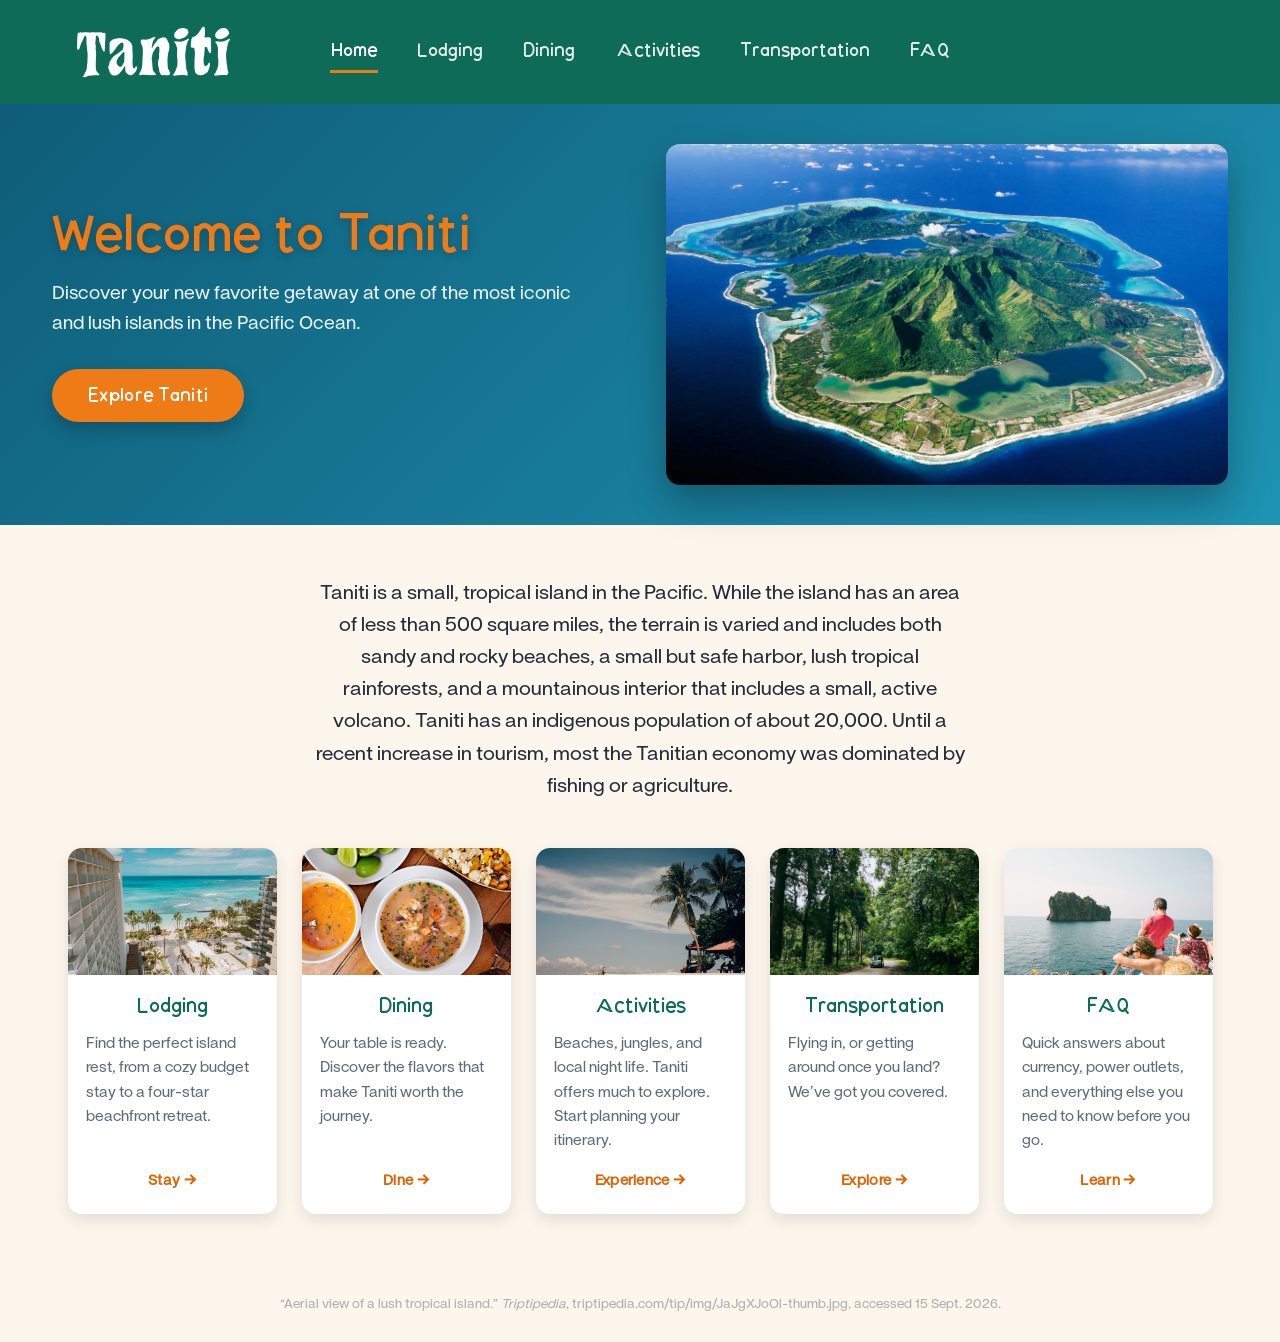
<file: index.html>
<!DOCTYPE html>
<html lang="en">
<head>
  <meta charset="UTF-8">
  <meta name="viewport" content="width=device-width, initial-scale=1">
  <title>Taniti — Find Your Paradise</title>
  <meta name="description" content="Taniti is a small, tropical island in the Pacific. Plan your visit: lodging, dining, activities, transportation and frequently requested information.">
  <link rel="stylesheet" href="styles.css">
</head>
<body>

  <header class="nav">
    <a class="brand" href="index.html"><img src="assets/taniti_logo.png" alt="Taniti"></a>
    <nav aria-label="Primary">
      <ul class="nav-links">
        <li><a class="active" href="index.html" aria-current="page">Home</a></li>
        <li><a href="lodging.html">Lodging</a></li>
        <li><a href="dining.html">Dining</a></li>
        <li><a href="activities.html">Activities</a></li>
        <li><a href="transportation.html">Transportation</a></li>
        <li><a href="faq.html">FAQ</a></li>
      </ul>
    </nav>
    <span class="nav-spacer" aria-hidden="true"></span>
  </header>

  <main>
    <section class="hero">
      <div class="hero-inner">
        <div>
          <h1>Welcome to Taniti</h1>
          <p>Discover your new favorite getaway at one of the most iconic and lush islands in the Pacific Ocean.</p>
          <a class="btn-cta" href="activities.html">Explore Taniti</a>
        </div>
        <img src="assets/hero.jpg" alt="Aerial view of a lush tropical island">
      </div>
    </section>

    <section class="intro type-md">
      <p>Taniti is a small, tropical island in the Pacific. While the island has an area of less than 500 square miles, the terrain is varied and includes both sandy and rocky beaches, a small but safe harbor, lush tropical rainforests, and a mountainous interior that includes a small, active volcano. Taniti has an indigenous population of about 20,000. Until a recent increase in tourism, most the Tanitian economy was dominated by fishing or agriculture.</p>
    </section>

    <section class="cards" aria-label="Explore Taniti">

      <article class="card">
        <img src="assets/lodging1-pexels-jess-vide-4602221.jpg" alt="Beachfront high-rises over a palm-lined shore">
        <div class="card-body">
          <h3>Lodging</h3>
          <p>Find the perfect island rest, from a cozy budget stay to a four-star beachfront retreat.</p>
          <a class="more" href="lodging.html">Stay &rarr;</a>
        </div>
      </article>

      <article class="card">
        <img src="assets/dining1-pexels-davegarcia-38920598.jpg" alt="Bowl of seafood soup with limes on a wooden table">
        <div class="card-body">
          <h3>Dining</h3>
          <p>Your table is ready. Discover the flavors that make Taniti worth the journey.</p>
          <a class="more" href="dining.html">Dine &rarr;</a>
        </div>
      </article>

      <article class="card">
        <img src="assets/activities1-pexels-alexisricardoalaurin-14570522.jpg" alt="Palm trees swaying on a white-sand beach">
        <div class="card-body">
          <h3>Activities</h3>
          <p>Beaches, jungles, and local night life. Taniti offers much to explore. Start planning your itinerary.</p>
          <a class="more" href="activities.html">Experience &rarr;</a>
        </div>
      </article>

      <article class="card">
        <img src="assets/transportation1-pexels-srijandas1998-33468137.jpg" alt="A car driving a road through dense rainforest">
        <div class="card-body">
          <h3>Transportation</h3>
          <p>Flying in, or getting around once you land? We&rsquo;ve got you covered.</p>
          <a class="more" href="transportation.html">Explore &rarr;</a>
        </div>
      </article>

      <article class="card">
        <img src="assets/faq1-pexels-tranmautritam-90506.jpg" alt="Passengers aboard a tour boat looking out at a rocky islet">
        <div class="card-body">
          <h3>FAQ</h3>
          <p>Quick answers about currency, power outlets, and everything else you need to know before you go.</p>
          <a class="more" href="faq.html">Learn &rarr;</a>
        </div>
      </article>

    </section>
  </main>

  <footer class="site-foot">
    <p>“Aerial view of a lush tropical island.” <em>Triptipedia</em>, triptipedia.com/tip/img/JaJgXJoOl-thumb.jpg, accessed 15 Sept. 2026.</p>
  </footer>

</body>
</html>
</file>
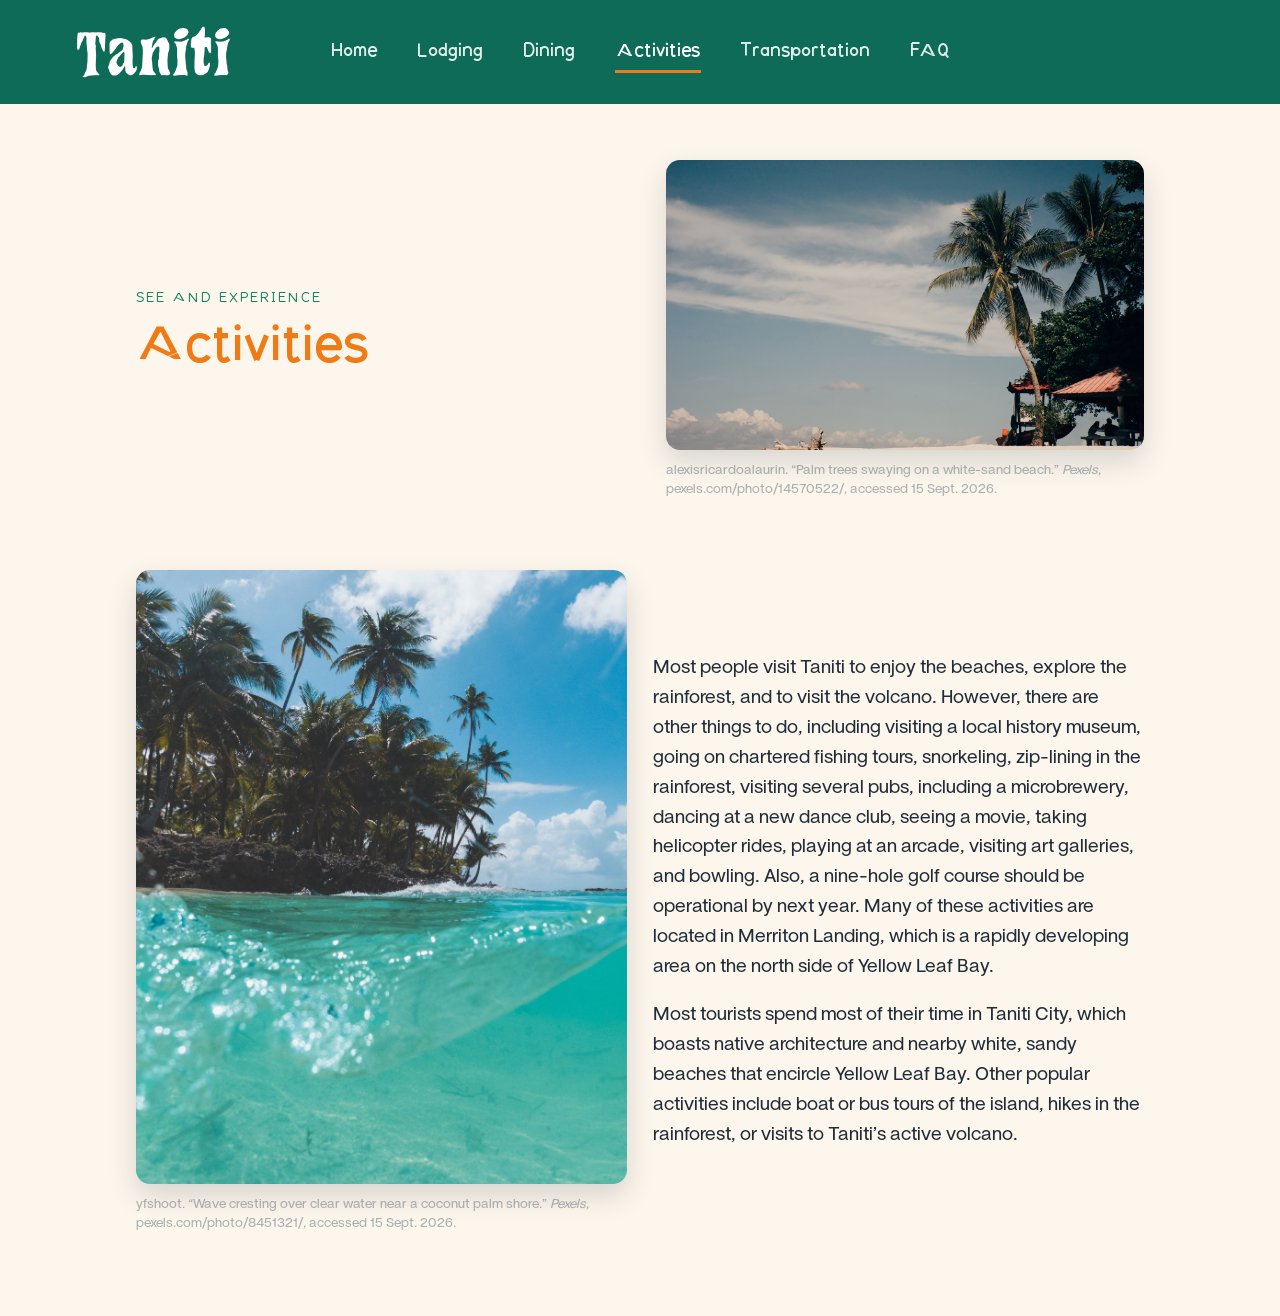
<file: activities.html>
<!DOCTYPE html>
<html lang="en">
<head>
  <meta charset="UTF-8">
  <meta name="viewport" content="width=device-width, initial-scale=1">
  <title>Activities — Taniti</title>
  <meta name="description" content="Things to do on Taniti: beaches, rainforest, volcano, museum, fishing tours, snorkeling, zip-lining, golf and more.">
  <link rel="stylesheet" href="styles.css">
</head>
<body>

  <header class="nav">
    <a class="brand" href="index.html"><img src="assets/taniti_logo.png" alt="Taniti"></a>
    <nav aria-label="Primary">
      <ul class="nav-links">
        <li><a href="index.html">Home</a></li>
        <li><a href="lodging.html">Lodging</a></li>
        <li><a href="dining.html">Dining</a></li>
        <li><a class="active" href="activities.html" aria-current="page">Activities</a></li>
        <li><a href="transportation.html">Transportation</a></li>
        <li><a href="faq.html">FAQ</a></li>
      </ul>
    </nav>
    <span class="nav-spacer" aria-hidden="true"></span>
  </header>

  <main class="page">
    <div class="page-head">
      <div>
        <span class="eyebrow">See and Experience</span>
        <h1>Activities</h1>
      </div>
      <figure class="img-fig">
        <img src="assets/activities1-pexels-alexisricardoalaurin-14570522.jpg" alt="Palm trees swaying on a white-sand beach">
        <figcaption>alexisricardoalaurin. “Palm trees swaying on a white-sand beach.” <em>Pexels</em>, pexels.com/photo/14570522/, accessed 15 Sept. 2026.</figcaption>
      </figure>
    </div>

    <div class="page-body">
      <figure class="img-fig img-fig--tall">
        <img src="assets/activities2-pexels-yfshoot-8451321.jpg" alt="Wave cresting over clear water near a coconut palm shore">
        <figcaption>yfshoot. “Wave cresting over clear water near a coconut palm shore.” <em>Pexels</em>, pexels.com/photo/8451321/, accessed 15 Sept. 2026.</figcaption>
      </figure>
      <div class="prose type-s">
        <p>Most people visit Taniti to enjoy the beaches, explore the rainforest, and to visit the volcano. However, there are other things to do, including visiting a local history museum, going on chartered fishing tours, snorkeling, zip-lining in the rainforest, visiting several pubs, including a microbrewery, dancing at a new dance club, seeing a movie, taking helicopter rides, playing at an arcade, visiting art galleries, and bowling. Also, a nine-hole golf course should be operational by next year. Many of these activities are located in Merriton Landing, which is a rapidly developing area on the north side of Yellow Leaf Bay.</p>
        <p>Most tourists spend most of their time in Taniti City, which boasts native architecture and nearby white, sandy beaches that encircle Yellow Leaf Bay. Other popular activities include boat or bus tours of the island, hikes in the rainforest, or visits to Taniti&rsquo;s active volcano.</p>
      </div>
    </div>
  </main>

</body>
</html>
</file>
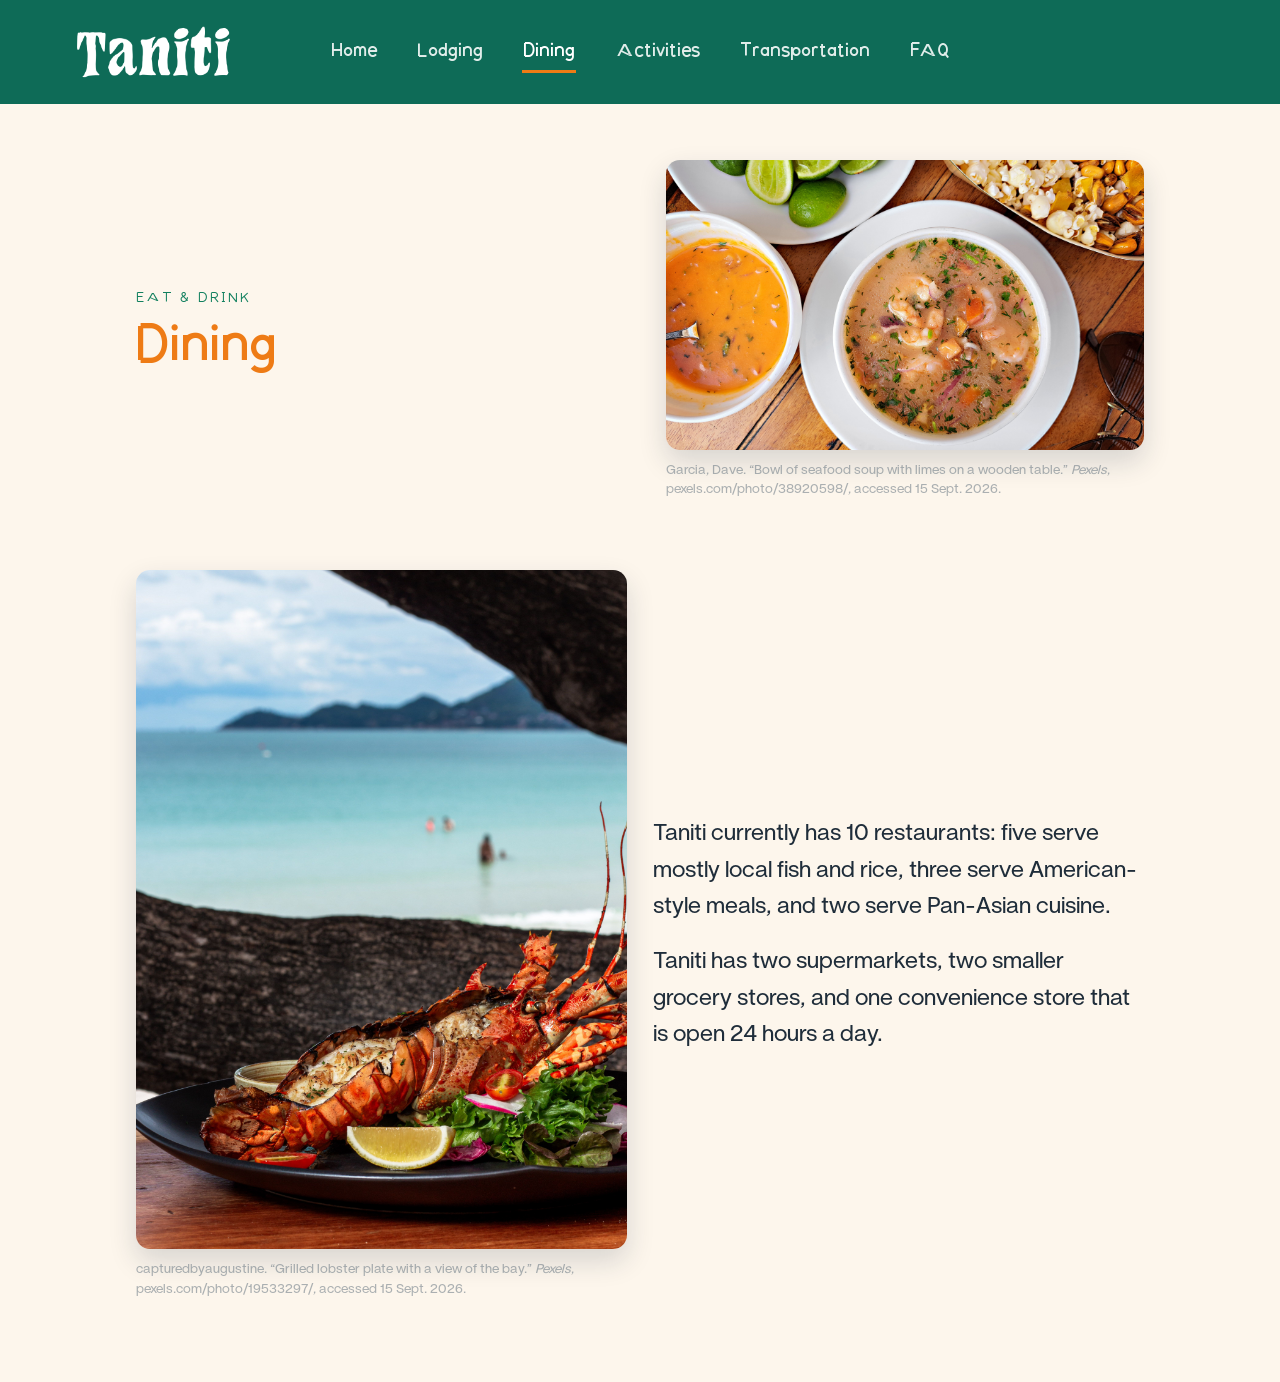
<file: dining.html>
<!DOCTYPE html>
<html lang="en">
<head>
  <meta charset="UTF-8">
  <meta name="viewport" content="width=device-width, initial-scale=1">
  <title>Dining — Taniti</title>
  <meta name="description" content="Dining on Taniti: ten restaurants, two supermarkets, two smaller grocery stores and a 24-hour convenience store.">
  <link rel="stylesheet" href="styles.css">
</head>
<body>

  <header class="nav">
    <a class="brand" href="index.html"><img src="assets/taniti_logo.png" alt="Taniti"></a>
    <nav aria-label="Primary">
      <ul class="nav-links">
        <li><a href="index.html">Home</a></li>
        <li><a href="lodging.html">Lodging</a></li>
        <li><a class="active" href="dining.html" aria-current="page">Dining</a></li>
        <li><a href="activities.html">Activities</a></li>
        <li><a href="transportation.html">Transportation</a></li>
        <li><a href="faq.html">FAQ</a></li>
      </ul>
    </nav>
    <span class="nav-spacer" aria-hidden="true"></span>
  </header>

  <main class="page">
    <div class="page-head">
      <div>
        <span class="eyebrow">Eat &amp; Drink</span>
        <h1>Dining</h1>
      </div>
      <figure class="img-fig">
        <img src="assets/dining1-pexels-davegarcia-38920598.jpg" alt="Bowl of seafood soup with limes on a wooden table">
        <figcaption>Garcia, Dave. “Bowl of seafood soup with limes on a wooden table.” <em>Pexels</em>, pexels.com/photo/38920598/, accessed 15 Sept. 2026.</figcaption>
      </figure>
    </div>

    <div class="page-body">
      <figure class="img-fig img-fig--tall">
        <img src="assets/dining2-pexels-capturedbyaugustine-19533297.jpg" alt="Grilled lobster plate with a view of the bay">
        <figcaption>capturedbyaugustine. “Grilled lobster plate with a view of the bay.” <em>Pexels</em>, pexels.com/photo/19533297/, accessed 15 Sept. 2026.</figcaption>
      </figure>
      <div class="prose type-xl">
        <p>Taniti currently has 10 restaurants: five serve mostly local fish and rice, three serve American-style meals, and two serve Pan-Asian cuisine.</p>
        <p>Taniti has two supermarkets, two smaller grocery stores, and one convenience store that is open 24 hours a day.</p>
      </div>
    </div>
  </main>

</body>
</html>
</file>
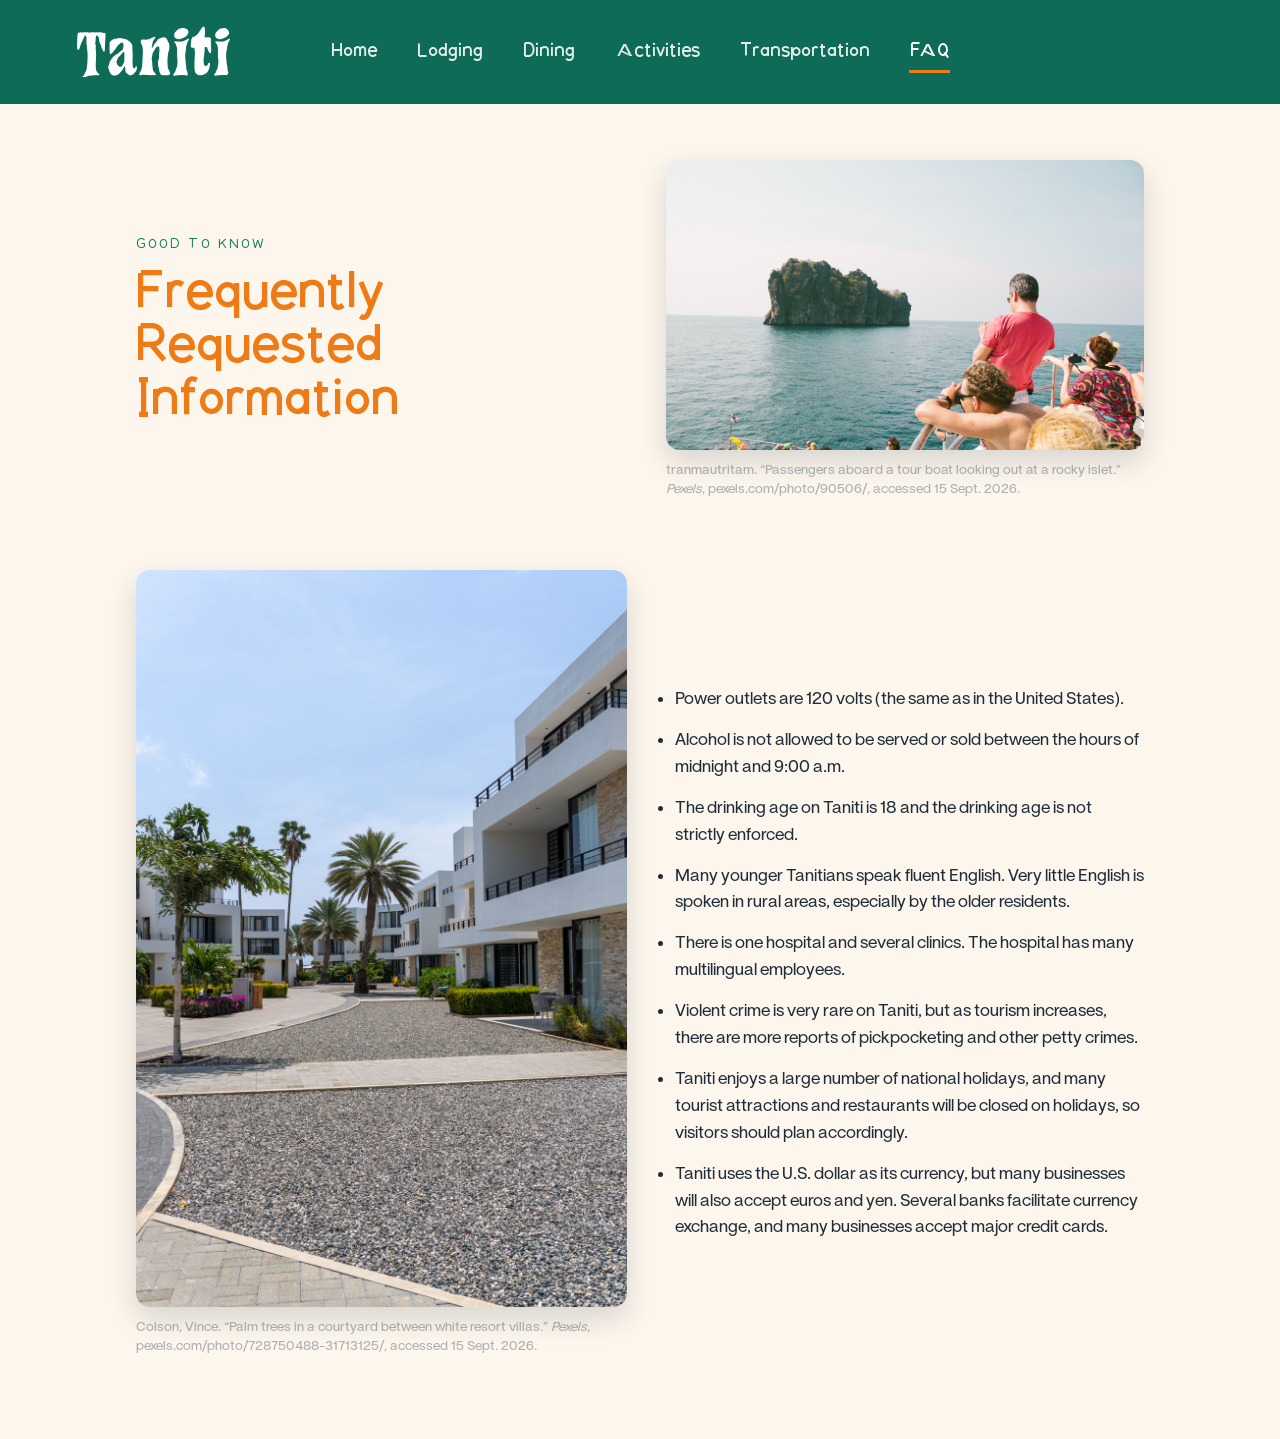
<file: faq.html>
<!DOCTYPE html>
<html lang="en">
<head>
  <meta charset="UTF-8">
  <meta name="viewport" content="width=device-width, initial-scale=1">
  <title>Frequently Requested Information — Taniti</title>
  <meta name="description" content="Frequently requested information for visitors to Taniti: power outlets, drinking age, language, hospitals, safety, holidays and currency.">
  <link rel="stylesheet" href="styles.css">
</head>
<body>

  <header class="nav">
    <a class="brand" href="index.html"><img src="assets/taniti_logo.png" alt="Taniti"></a>
    <nav aria-label="Primary">
      <ul class="nav-links">
        <li><a href="index.html">Home</a></li>
        <li><a href="lodging.html">Lodging</a></li>
        <li><a href="dining.html">Dining</a></li>
        <li><a href="activities.html">Activities</a></li>
        <li><a href="transportation.html">Transportation</a></li>
        <li><a class="active" href="faq.html" aria-current="page">FAQ</a></li>
      </ul>
    </nav>
    <span class="nav-spacer" aria-hidden="true"></span>
  </header>

  <main class="page">
    <div class="page-head">
      <div>
        <span class="eyebrow">Good to Know</span>
        <h1>Frequently Requested Information</h1>
      </div>
      <figure class="img-fig">
        <img src="assets/faq1-pexels-tranmautritam-90506.jpg" alt="Passengers aboard a tour boat looking out at a rocky islet">
        <figcaption>tranmautritam. “Passengers aboard a tour boat looking out at a rocky islet.” <em>Pexels</em>, pexels.com/photo/90506/, accessed 15 Sept. 2026.</figcaption>
      </figure>
    </div>

    <div class="page-body">
      <figure class="img-fig img-fig--tall">
        <img src="assets/faq2-pexels-vince-colson-728750488-31713125.jpg" alt="Palm trees in a courtyard between white resort villas">
        <figcaption>Colson, Vince. “Palm trees in a courtyard between white resort villas.” <em>Pexels</em>, pexels.com/photo/728750488-31713125/, accessed 15 Sept. 2026.</figcaption>
      </figure>
      <div class="prose">
        <ul class="faq-list">
          <li>Power outlets are 120 volts (the same as in the United States).</li>
          <li>Alcohol is not allowed to be served or sold between the hours of midnight and 9:00 a.m.</li>
          <li>The drinking age on Taniti is 18 and the drinking age is not strictly enforced.</li>
          <li>Many younger Tanitians speak fluent English. Very little English is spoken in rural areas, especially by the older residents.</li>
          <li>There is one hospital and several clinics. The hospital has many multilingual employees.</li>
          <li>Violent crime is very rare on Taniti, but as tourism increases, there are more reports of pickpocketing and other petty crimes.</li>
          <li>Taniti enjoys a large number of national holidays, and many tourist attractions and restaurants will be closed on holidays, so visitors should plan accordingly.</li>
          <li>Taniti uses the U.S. dollar as its currency, but many businesses will also accept euros and yen. Several banks facilitate currency exchange, and many businesses accept major credit cards.</li>
        </ul>
      </div>
    </div>
  </main>

</body>
</html>
</file>
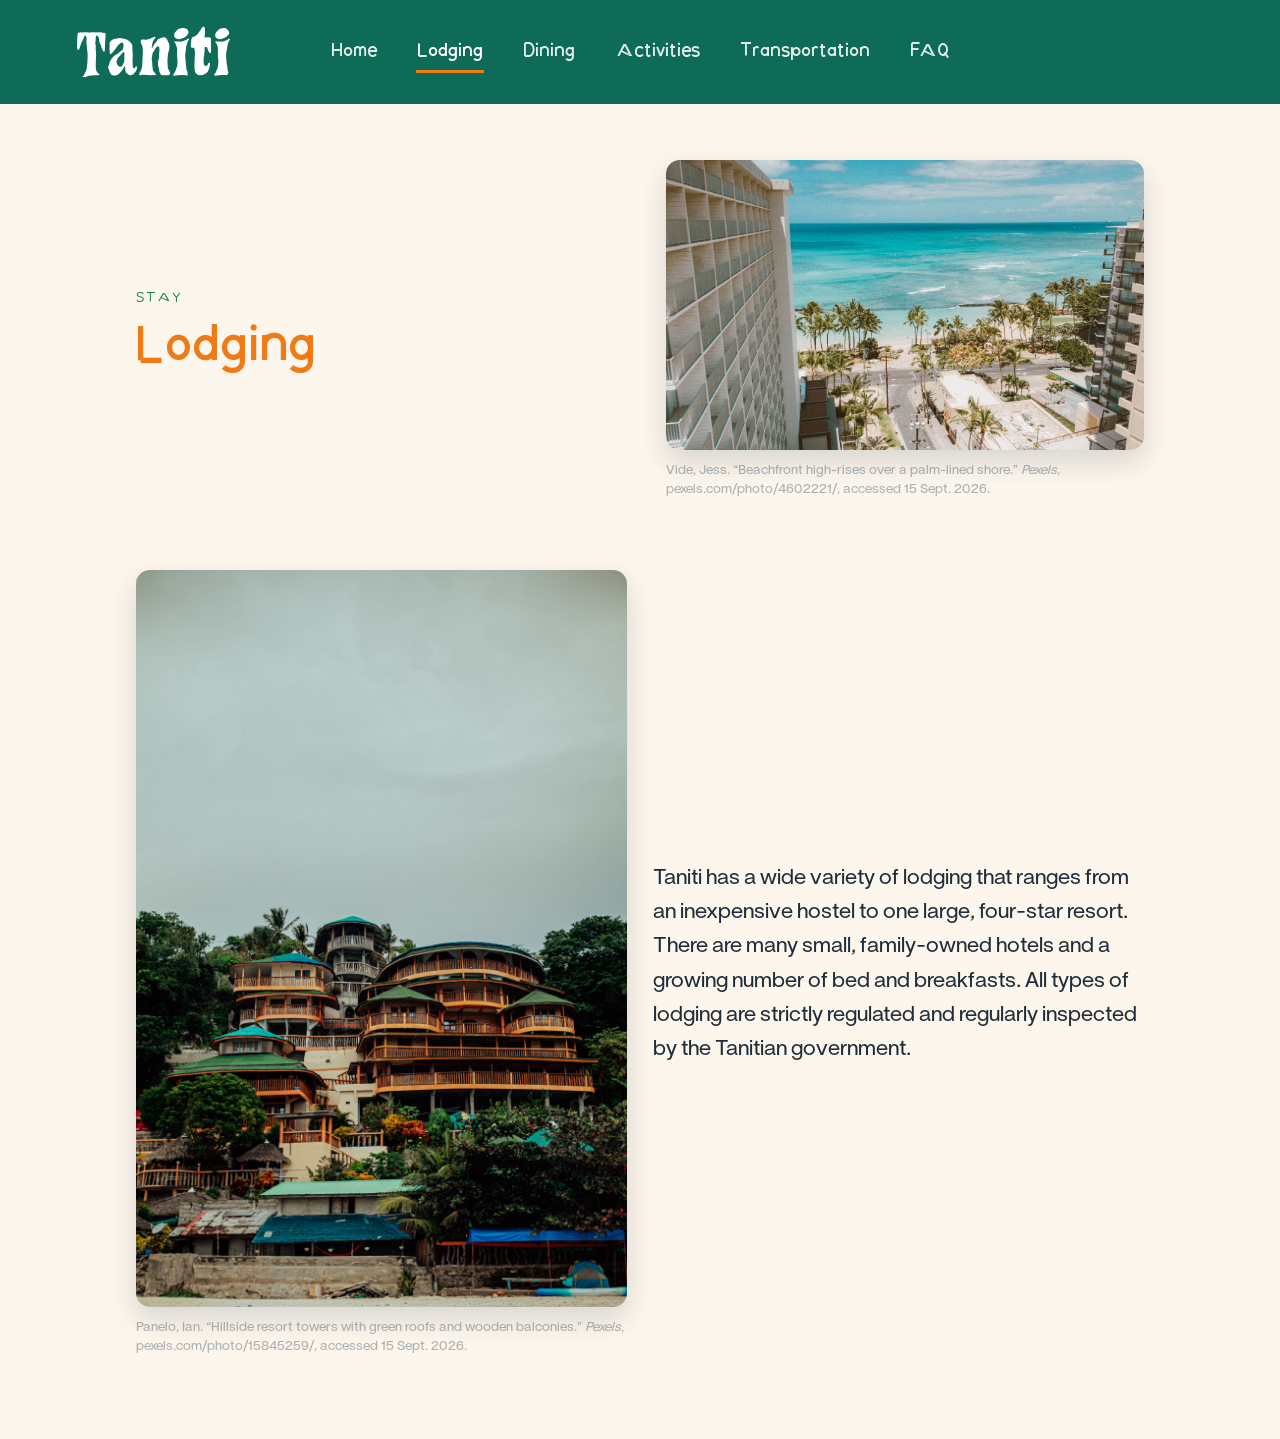
<file: lodging.html>
<!DOCTYPE html>
<html lang="en">
<head>
  <meta charset="UTF-8">
  <meta name="viewport" content="width=device-width, initial-scale=1">
  <title>Lodging — Taniti</title>
  <meta name="description" content="Taniti lodging: from an inexpensive hostel to one large, four-star resort, plus family-owned hotels and bed and breakfasts.">
  <link rel="stylesheet" href="styles.css">
</head>
<body>

  <header class="nav">
    <a class="brand" href="index.html"><img src="assets/taniti_logo.png" alt="Taniti"></a>
    <nav aria-label="Primary">
      <ul class="nav-links">
        <li><a href="index.html">Home</a></li>
        <li><a class="active" href="lodging.html" aria-current="page">Lodging</a></li>
        <li><a href="dining.html">Dining</a></li>
        <li><a href="activities.html">Activities</a></li>
        <li><a href="transportation.html">Transportation</a></li>
        <li><a href="faq.html">FAQ</a></li>
      </ul>
    </nav>
    <span class="nav-spacer" aria-hidden="true"></span>
  </header>

  <main class="page">
    <div class="page-head">
      <div>
        <span class="eyebrow">Stay</span>
        <h1>Lodging</h1>
      </div>
      <figure class="img-fig">
        <img src="assets/lodging1-pexels-jess-vide-4602221.jpg" alt="Beachfront high-rises over a palm-lined shore">
        <figcaption>Vide, Jess. “Beachfront high-rises over a palm-lined shore.” <em>Pexels</em>, pexels.com/photo/4602221/, accessed 15 Sept. 2026.</figcaption>
      </figure>
    </div>

    <div class="page-body">
      <figure class="img-fig img-fig--tall">
        <img src="assets/lodging2-pexels-ian-panelo-15845259.jpg" alt="Hillside resort towers with green roofs and wooden balconies">
        <figcaption>Panelo, Ian. “Hillside resort towers with green roofs and wooden balconies.” <em>Pexels</em>, pexels.com/photo/15845259/, accessed 15 Sept. 2026.</figcaption>
      </figure>
      <div class="prose type-lg">
        <p>Taniti has a wide variety of lodging that ranges from an inexpensive hostel to one large, four-star resort. There are many small, family-owned hotels and a growing number of bed and breakfasts. All types of lodging are strictly regulated and regularly inspected by the Tanitian government.</p>
      </div>
    </div>
  </main>

</body>
</html>
</file>
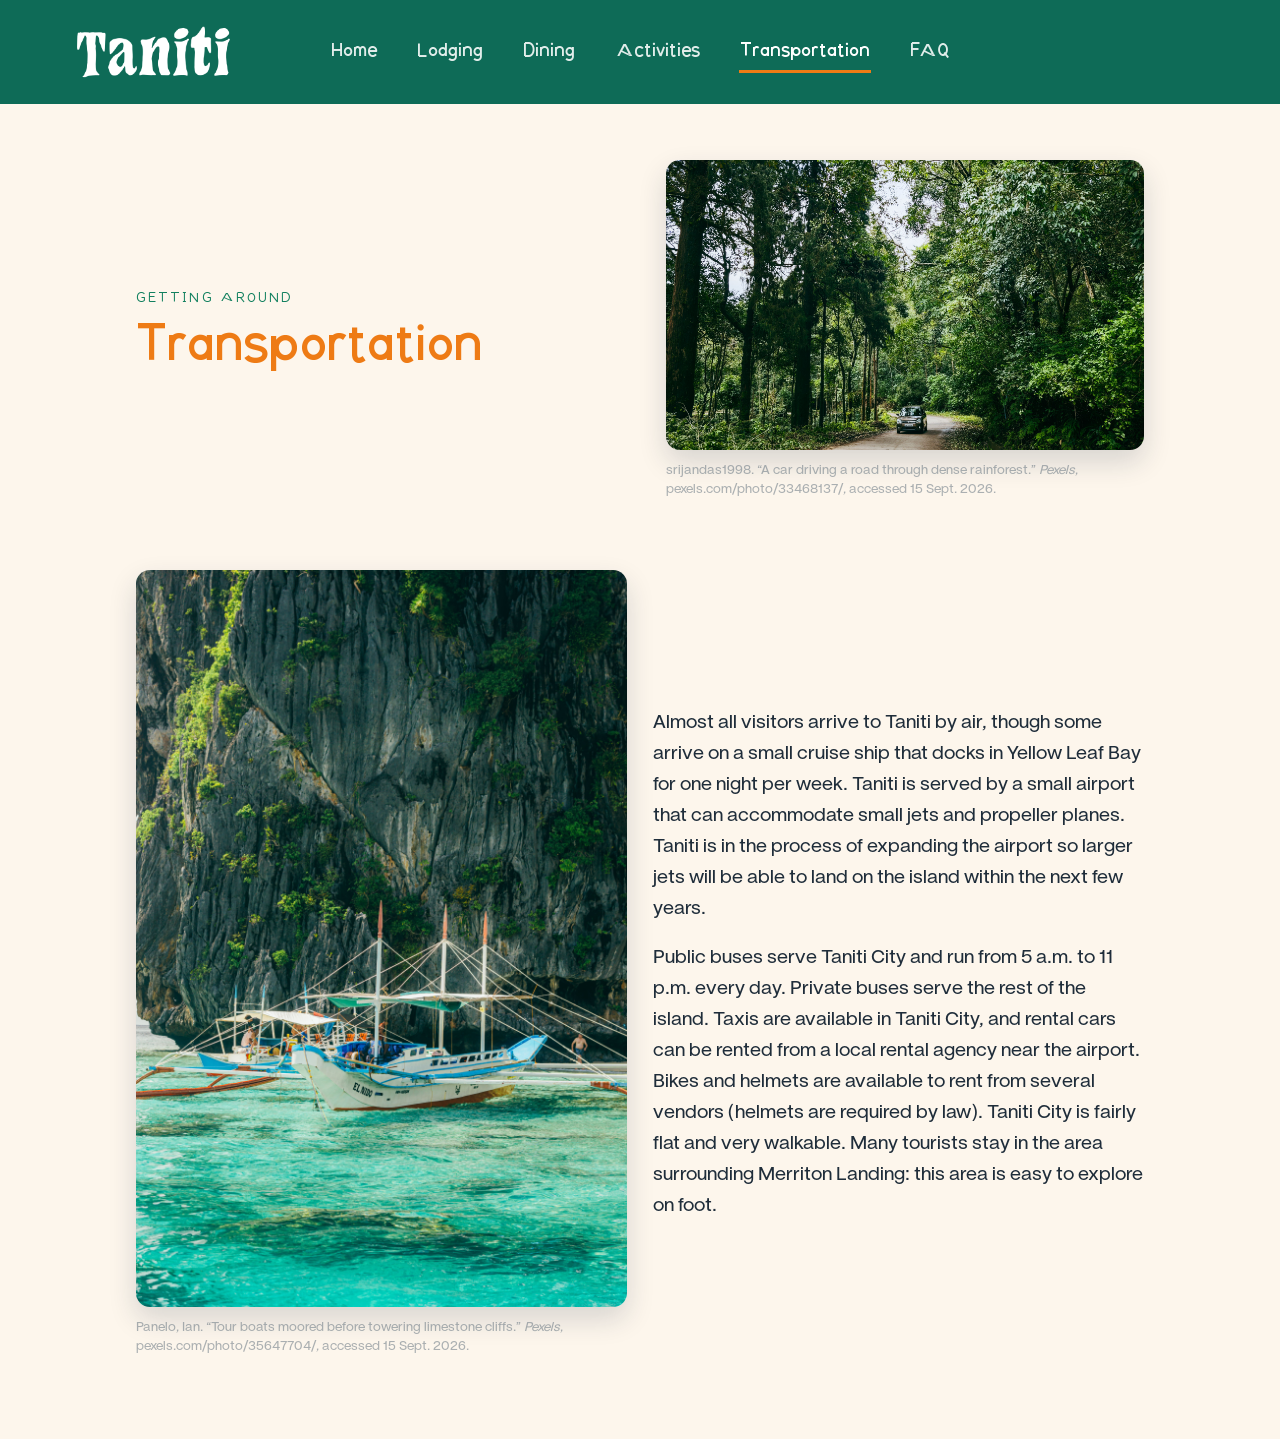
<file: transportation.html>
<!DOCTYPE html>
<html lang="en">
<head>
  <meta charset="UTF-8">
  <meta name="viewport" content="width=device-width, initial-scale=1">
  <title>Transportation — Taniti</title>
  <meta name="description" content="Getting to and around Taniti: air travel, cruise ship arrivals, public and private buses, taxis, rental cars and bikes.">
  <link rel="stylesheet" href="styles.css">
</head>
<body>

  <header class="nav">
    <a class="brand" href="index.html"><img src="assets/taniti_logo.png" alt="Taniti"></a>
    <nav aria-label="Primary">
      <ul class="nav-links">
        <li><a href="index.html">Home</a></li>
        <li><a href="lodging.html">Lodging</a></li>
        <li><a href="dining.html">Dining</a></li>
        <li><a href="activities.html">Activities</a></li>
        <li><a class="active" href="transportation.html" aria-current="page">Transportation</a></li>
        <li><a href="faq.html">FAQ</a></li>
      </ul>
    </nav>
    <span class="nav-spacer" aria-hidden="true"></span>
  </header>

  <main class="page">
    <div class="page-head">
      <div>
        <span class="eyebrow">Getting Around</span>
        <h1>Transportation</h1>
      </div>
      <figure class="img-fig">
        <img src="assets/transportation1-pexels-srijandas1998-33468137.jpg" alt="A car driving a road through dense rainforest">
        <figcaption>srijandas1998. “A car driving a road through dense rainforest.” <em>Pexels</em>, pexels.com/photo/33468137/, accessed 15 Sept. 2026.</figcaption>
      </figure>
    </div>

    <div class="page-body">
      <figure class="img-fig img-fig--tall">
        <img src="assets/transportation2-pexels-ian-panelo-35647704.jpg" alt="Tour boats moored before towering limestone cliffs">
        <figcaption>Panelo, Ian. “Tour boats moored before towering limestone cliffs.” <em>Pexels</em>, pexels.com/photo/35647704/, accessed 15 Sept. 2026.</figcaption>
      </figure>
      <div class="prose type-sm">
        <p>Almost all visitors arrive to Taniti by air, though some arrive on a small cruise ship that docks in Yellow Leaf Bay for one night per week. Taniti is served by a small airport that can accommodate small jets and propeller planes. Taniti is in the process of expanding the airport so larger jets will be able to land on the island within the next few years.</p>
        <p>Public buses serve Taniti City and run from 5 a.m. to 11 p.m. every day. Private buses serve the rest of the island. Taxis are available in Taniti City, and rental cars can be rented from a local rental agency near the airport. Bikes and helmets are available to rent from several vendors (helmets are required by law). Taniti City is fairly flat and very walkable. Many tourists stay in the area surrounding Merriton Landing: this area is easy to explore on foot.</p>
      </div>
    </div>
  </main>

</body>
</html>
</file>
<file: styles.css>
:root {
  --green-900: #0a4d3d;
  --green-700: #0e6b57;
  --green-600: #12805f;
  --blue-700:  #14657e;
  --blue-600:  #1c86a4;
  --blue-500:  #2ea3c2;
  --orange-500:#ee7b15;
  --orange-600:#d9670a;
  --sand:      #fdf6ec;
  --sand-2:    #f6ecdd;
  --ink:       #1f2d3a;
  --muted:     #5b6b78;
  --card-shadow:       0 6px 16px rgba(16, 40, 60, .12);
  --card-shadow-hover: 0 18px 34px rgba(16, 40, 60, .24);
  --radius: 14px;
  --font-display: "A2Z Veyra", "Segoe UI", Roboto, "Helvetica Neue", Arial, sans-serif;
  --font-body: "ZT Nature", "Segoe UI", Roboto, "Helvetica Neue", Arial, sans-serif;
}

@font-face {
  font-family: "A2Z Veyra";
  src: url("fonts/a2z-veyra/A2ZVeyra-Medium.ttf") format("truetype");
  font-weight: 500;
  font-style: normal;
  font-display: swap;
}

@font-face {
  font-family: "A2Z Veyra";
  src: url("fonts/a2z-veyra/A2ZVeyra-Bold.ttf") format("truetype");
  font-weight: 700;
  font-style: normal;
  font-display: swap;
}

@font-face {
  font-family: "ZT Nature";
  src: url("fonts/zt-nature/ZTNature-Regular.otf") format("opentype");
  font-weight: 400;
  font-style: normal;
  font-display: swap;
}

* { box-sizing: border-box; }

html { scroll-behavior: smooth; }

body {
  margin: 0;
  font-family: var(--font-body);
  line-height: 1.65;
  color: var(--ink);
  background: var(--sand);
}

img { display: block; max-width: 100%; }

a { color: var(--green-600); }

h1, h2, h3 {
  font-family: var(--font-display);
  font-weight: 700;
}

.nav {
  background: var(--green-700);
  min-height: 104px;
  display: grid;
  grid-template-columns: 1fr auto 1fr;
  align-items: center;
  row-gap: 10px;
  padding: 12px clamp(18px, 6vw, 92px);
}

.brand {
  justify-self: start;
  display: inline-block;
  line-height: 0;
  border-radius: 10px;
  transition: transform .22s ease;
}

.brand img {
  display: block;
  height: clamp(40px, 4vw, 52px);
  width: auto;
  border-radius: 10px;
}

.brand:hover,
.brand:focus-visible { transform: translateY(-4px); }

.nav-spacer { display: block; }

.nav-links {
  list-style: none;
  display: flex;
  flex-wrap: wrap;
  align-items: center;
  gap: clamp(16px, 3vw, 50px);
  margin: 0;
  padding: 0;
}

.nav-links a {
  display: inline-block;
  padding: 6px 1px;
  color: rgba(255, 255, 255, .88);
  font-family: var(--font-display);
  font-size: 1.05rem;
  font-weight: 700;
  text-decoration: none;
  border-bottom: 3px solid transparent;
  transition: color .2s ease, border-color .2s ease;
}

.nav-links a:hover,
.nav-links a:focus-visible {
  color: #fff;
  border-bottom-color: var(--orange-500);
}

.nav-links a.active {
  color: #fff;
  border-bottom-color: var(--orange-500);
}

.hero {
  background: linear-gradient(135deg, #0f5d78, #1e93b3);
  color: #fff;
}

.hero-inner {
  max-width: 1224px;
  margin: 0 auto;
  padding: 40px 24px;
  display: grid;
  grid-template-columns: 1fr 1fr;
  gap: clamp(24px, 4vw, 52px);
  align-items: center;
}

.hero h1 {
  margin: 0 0 16px;
  font-size: clamp(2.1rem, 4vw, 3rem);
  line-height: 1.15;
  color: var(--orange-500);
  text-shadow: 0 2px 8px rgba(0, 0, 0, .22);
}

.hero p {
  margin: 0;
  font-size: 1.15rem;
  color: #eaf7fb;
  max-width: 46ch;
}

.btn-cta {
  display: inline-block;
  margin-top: 30px;
  padding: 13px 36px;
  border-radius: 999px;
  background: var(--orange-500);
  color: #fff;
  font-family: var(--font-display);
  font-weight: 700;
  font-size: 1.05rem;
  letter-spacing: .3px;
  text-decoration: none;
  box-shadow: 0 8px 18px rgba(0, 0, 0, .22);
  transition: background .2s ease, transform .2s ease, box-shadow .2s ease;
}

.btn-cta:hover,
.btn-cta:focus-visible {
  background: var(--orange-600);
  color: #fff;
  transform: translateY(-2px);
  box-shadow: 0 12px 24px rgba(0, 0, 0, .3);
}

.hero img {
  width: 100%;
  aspect-ratio: 498 / 302;
  object-fit: cover;
  border-radius: var(--radius);
  box-shadow: 0 18px 38px rgba(0, 0, 0, .3);
}

.site-foot {
  max-width: 1224px;
  margin: 0 auto;
  padding: 0 24px 28px;
  text-align: center;
  font-size: .8rem;
  line-height: 1.5;
  color: var(--muted);
  opacity: .5;
}

.site-foot p { margin: 0; }

.intro {
  max-width: 700px;
  margin: 52px auto 46px;
  padding: 0 24px;
  text-align: center;
}

.intro p {
  margin: 0 0 18px;
  font-size: 1.05rem;
  color: var(--ink);
}

.intro p:last-child { margin-bottom: 0; }

.cards {
  max-width: 1193px;
  margin: 0 auto 80px;
  padding: 0 24px;
  display: grid;
  grid-template-columns: repeat(5, 1fr);
  gap: 25px;
}

.card {
  display: flex;
  flex-direction: column;
  background: #fff;
  border-radius: var(--radius);
  overflow: hidden;
  box-shadow: var(--card-shadow);
  transition: transform .25s ease, box-shadow .25s ease;
}

.card:hover,
.card:focus-within {
  transform: translateY(-10px);
  box-shadow: var(--card-shadow-hover);
}

.card img {
  width: 100%;
  aspect-ratio: 209 / 127;
  object-fit: cover;
}

.card-body {
  padding: 16px 18px 22px;
  display: flex;
  flex-direction: column;
  flex: 1;
}

.card h3 {
  margin: 0 0 10px;
  text-align: center;
  font-size: 1.15rem;
  color: var(--green-700);
}

.card p {
  margin: 0 0 16px;
  font-size: .92rem;
  color: var(--muted);
}

.card .more {
  margin-top: auto;
  align-self: center;
  font-size: .9rem;
  font-weight: 700;
  letter-spacing: .3px;
  color: var(--orange-600);
  text-decoration: none;
}

.card .more:hover { text-decoration: underline; }

figure.img-fig { margin: 0; }

figure.img-fig figcaption {
  margin-top: 10px;
  font-size: .8rem;
  line-height: 1.5;
  color: var(--muted);
  opacity: .5;
}

figure.img-fig--tall img {
  aspect-ratio: auto;
}

.page {
  max-width: 1056px;
  margin: 0 auto;
  padding: 56px 24px 84px;
}

.page-head {
  display: grid;
  grid-template-columns: 1fr 1fr;
  gap: clamp(24px, 5vw, 52px);
  align-items: center;
  margin-bottom: 72px;
}

.page-head h1 {
  margin: 0;
  font-size: clamp(2rem, 4vw, 2.9rem);
  line-height: 1.15;
  color: var(--orange-500);
}

.page-head .eyebrow {
  display: block;
  margin-bottom: 10px;
  font-family: var(--font-display);
  font-size: .82rem;
  font-weight: 500;
  letter-spacing: .16em;
  text-transform: uppercase;
  color: var(--green-600);
}

.page-body {
  display: grid;
  grid-template-columns: 1fr 1fr;
  gap: clamp(20px, 3vw, 26px);
  align-items: center;
}

.page img {
  width: 100%;
  aspect-ratio: 498 / 302;
  object-fit: cover;
  border-radius: var(--radius);
  box-shadow: 0 12px 28px rgba(16, 40, 60, .16);
}

.prose p {
  margin: 0 0 18px;
  font-size: 1.05rem;
}

.prose p:last-child { margin-bottom: 0; }

.type-xl p { font-size: calc(1.05rem + 4pt); }
.type-lg p { font-size: calc(1.05rem + 3pt); }
.type-md p { font-size: calc(1.05rem + 2pt); }
.type-sm p { font-size: calc(1.05rem + 1.5pt); }
.type-s  p { font-size: calc(1.05rem + 1pt); }

.faq-list {
  margin: 0;
  padding-left: 22px;
}

.faq-list li {
  margin-bottom: 14px;
  font-size: 1.02rem;
}

.faq-list li:last-child { margin-bottom: 0; }

.faq-list strong { color: var(--green-700); }

@media (max-width: 980px) {
  .cards { grid-template-columns: repeat(3, 1fr); }
}

@media (max-width: 820px) {
  .nav { grid-template-columns: 1fr; justify-items: center; }
  .brand { justify-self: center; }
  .nav-spacer { display: none; }
  .nav-links { justify-content: center; }

  .hero-inner,
  .page-head,
  .page-body { grid-template-columns: 1fr; }

  .page-head { margin-bottom: 48px; }
  .cards { grid-template-columns: repeat(2, 1fr); }
}

@media (max-width: 520px) {
  .cards { grid-template-columns: 1fr; }
  .nav { min-height: 0; }
}
</file>
